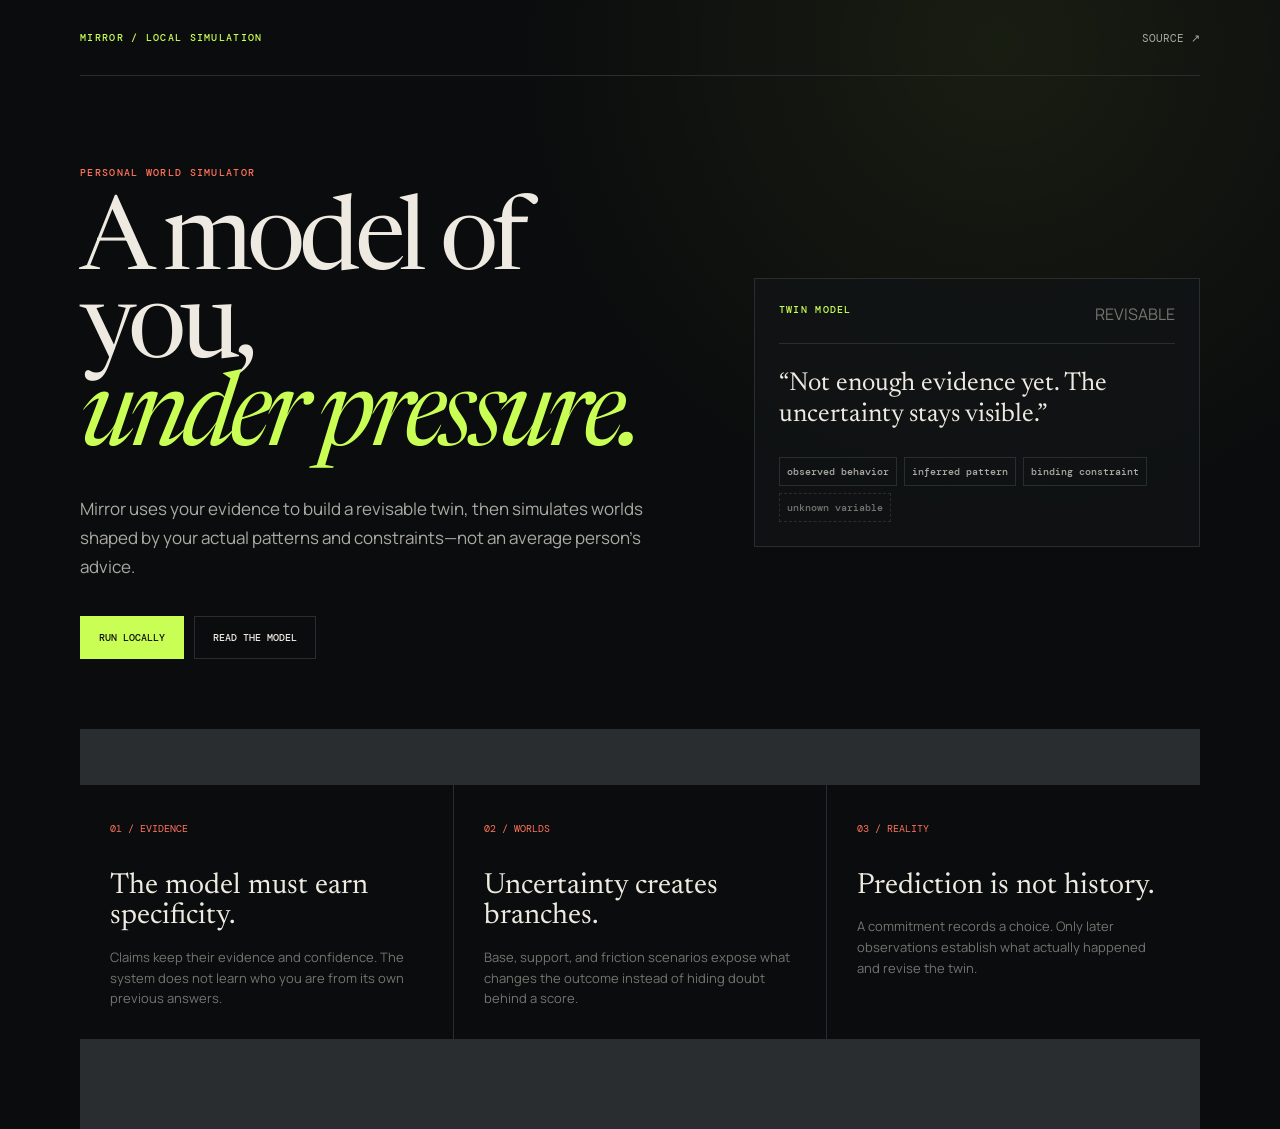
<file: docs/index.html>
<!DOCTYPE html>
<html lang="en">
<head>
  <meta charset="utf-8" />
  <meta name="viewport" content="width=device-width, initial-scale=1" />
  <title>Mirror — Personal World Simulator</title>
  <meta name="description" content="A personal world simulator grounded in evidence, uncertainty, and actual choices." />
  <link rel="preconnect" href="https://fonts.googleapis.com" />
  <link rel="preconnect" href="https://fonts.gstatic.com" crossorigin />
  <link href="https://fonts.googleapis.com/css2?family=DM+Mono:wght@400;500&family=Manrope:wght@400;500&family=Newsreader:opsz,wght@6..72,400;6..72,500&display=swap" rel="stylesheet" />
  <style>
    :root { --bg:#0b0c0d; --panel:#111315; --line:#2a2d2f; --ink:#eeeae1; --soft:#aaa9a3; --muted:#737570; --acid:#c9ff54; --coral:#ff735c; }
    * { box-sizing:border-box; margin:0; padding:0; }
    body { min-height:100vh; color:var(--ink); background:radial-gradient(circle at 78% 4%,rgba(201,255,84,.07),transparent 30rem),var(--bg); font-family:Manrope,sans-serif; }
    .wrap { width:min(1120px,calc(100% - 40px)); margin:0 auto; }
    nav { min-height:76px; display:flex; align-items:center; justify-content:space-between; border-bottom:1px solid var(--line); }
    .mark,.kicker,.tag { font:500 10px "DM Mono",monospace; letter-spacing:.13em; text-transform:uppercase; }
    .mark { color:var(--acid); }
    nav a { color:var(--soft); text-decoration:none; font:400 11px "DM Mono",monospace; }
    .hero { min-height:620px; padding:90px 0 70px; display:grid; grid-template-columns:1.15fr .85fr; gap:70px; align-items:center; }
    .kicker { color:var(--coral); margin-bottom:22px; }
    h1 { max-width:750px; font:400 clamp(58px,8vw,104px)/.86 Newsreader,serif; letter-spacing:-.055em; }
    h1 em { color:var(--acid); font-weight:400; }
    .lead { max-width:570px; margin-top:30px; color:var(--soft); font-size:17px; line-height:1.7; }
    .actions { display:flex; gap:10px; margin-top:34px; }
    .btn { padding:14px 18px; border:1px solid var(--line); color:var(--ink); text-decoration:none; font:500 10px "DM Mono",monospace; }
    .btn.primary { border-color:var(--acid); background:var(--acid); color:#111; }
    .model { border:1px solid var(--line); background:rgba(17,19,21,.8); padding:24px; }
    .model-head { display:flex; justify-content:space-between; padding-bottom:18px; border-bottom:1px solid var(--line); color:var(--muted); }
    .model blockquote { margin:25px 0; font:400 26px/1.2 Newsreader,serif; }
    .signals { display:flex; flex-wrap:wrap; gap:7px; }
    .tag { color:var(--soft); border:1px solid var(--line); padding:7px; letter-spacing:0; text-transform:none; }
    .tag.unknown { border-style:dashed; color:var(--muted); }
    .principles { border-top:1px solid var(--line); padding:55px 0 90px; display:grid; grid-template-columns:repeat(3,1fr); gap:1px; background:var(--line); }
    .principle { background:var(--bg); padding:30px; min-height:220px; }
    .principle span { color:var(--coral); font:400 10px "DM Mono",monospace; }
    .principle h2 { margin-top:35px; font:400 29px/1.05 Newsreader,serif; }
    .principle p { color:var(--muted); line-height:1.6; margin-top:14px; font-size:13px; }
    @media(max-width:760px){.hero{grid-template-columns:1fr;padding-top:60px}.principles{grid-template-columns:1fr}h1{font-size:62px}}
  </style>
</head>
<body>
  <nav class="wrap"><span class="mark">MIRROR / LOCAL SIMULATION</span><a href="https://github.com/zhouyyj/digital-twin">SOURCE ↗</a></nav>
  <main class="wrap">
    <section class="hero">
      <div>
        <p class="kicker">PERSONAL WORLD SIMULATOR</p>
        <h1>A model of you,<br /><em>under pressure.</em></h1>
        <p class="lead">Mirror uses your evidence to build a revisable twin, then simulates worlds shaped by your actual patterns and constraints—not an average person’s advice.</p>
        <div class="actions"><a class="btn primary" href="https://github.com/zhouyyj/digital-twin#run-locally">RUN LOCALLY</a><a class="btn" href="https://github.com/zhouyyj/digital-twin">READ THE MODEL</a></div>
      </div>
      <aside class="model">
        <div class="model-head"><span class="mark">TWIN MODEL</span><span>REVISABLE</span></div>
        <blockquote>“Not enough evidence yet. The uncertainty stays visible.”</blockquote>
        <div class="signals"><span class="tag">observed behavior</span><span class="tag">inferred pattern</span><span class="tag">binding constraint</span><span class="tag unknown">unknown variable</span></div>
      </aside>
    </section>
    <section class="principles">
      <article class="principle"><span>01 / EVIDENCE</span><h2>The model must earn specificity.</h2><p>Claims keep their evidence and confidence. The system does not learn who you are from its own previous answers.</p></article>
      <article class="principle"><span>02 / WORLDS</span><h2>Uncertainty creates branches.</h2><p>Base, support, and friction scenarios expose what changes the outcome instead of hiding doubt behind a score.</p></article>
      <article class="principle"><span>03 / REALITY</span><h2>Prediction is not history.</h2><p>A commitment records a choice. Only later observations establish what actually happened and revise the twin.</p></article>
    </section>
  </main>
</body>
</html>
</file>
